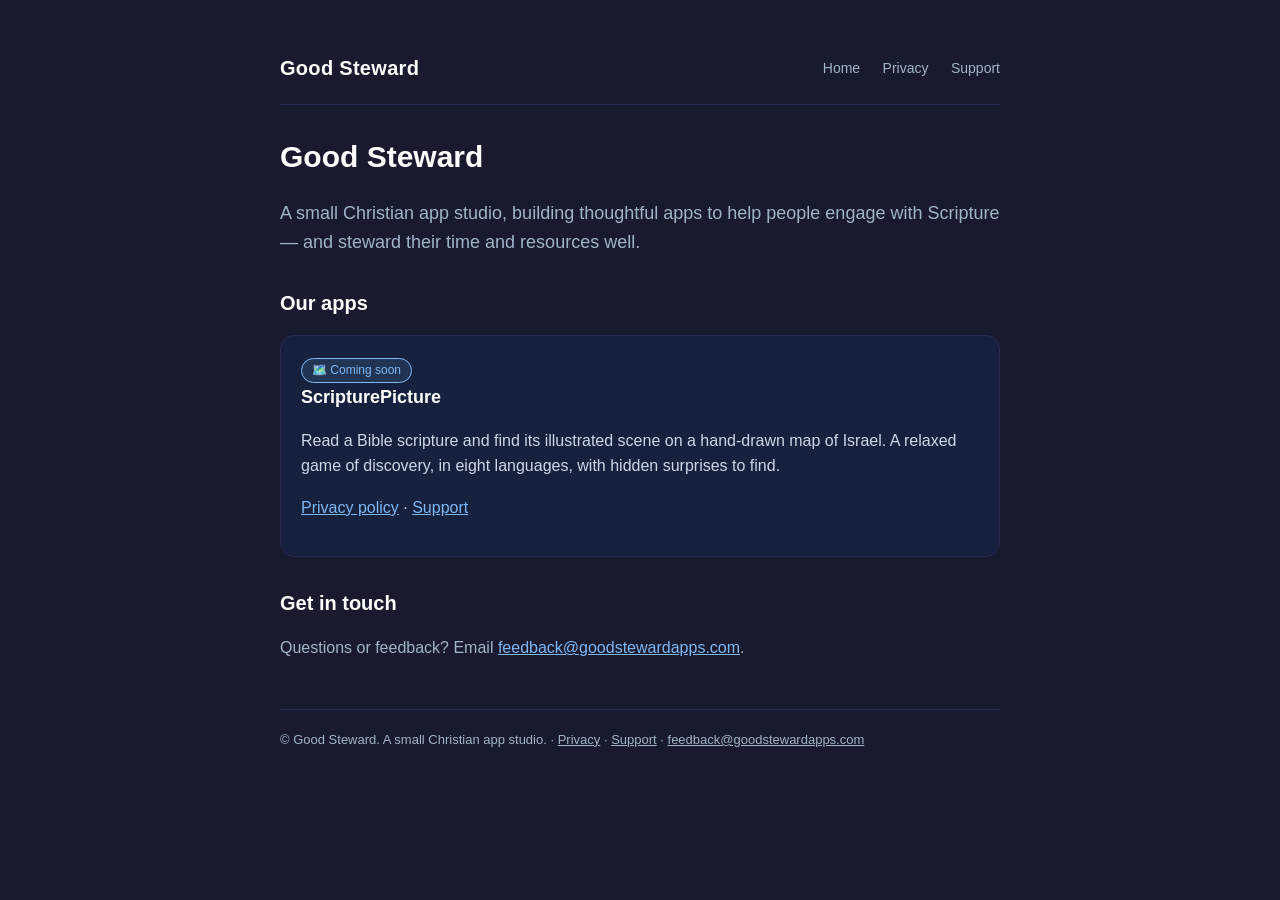
<file: index.html>
<!DOCTYPE html>
<html lang="en">
<head>
<meta charset="utf-8">
<meta name="viewport" content="width=device-width, initial-scale=1">
<title>Good Steward — Christian app studio</title>
<meta name="description" content="Good Steward — a small Christian app studio.">
<style>
  :root { --bg:#1a1a2e; --card:#16213e; --accent:#7eb8f7; --muted:#a0b4c8; --border:#2a2a4e; }
  * { box-sizing:border-box; }
  body { margin:0; background:var(--bg); color:#e6ecf5; font-family:-apple-system,BlinkMacSystemFont,"Segoe UI",Roboto,Helvetica,Arial,sans-serif; line-height:1.6; }
  a { color:var(--accent); }
  .wrap { max-width:760px; margin:0 auto; padding:32px 20px 64px; }
  header.site { display:flex; align-items:center; justify-content:space-between; gap:16px; padding:20px 0; border-bottom:1px solid var(--border); margin-bottom:8px; }
  header.site .brand { font-size:20px; font-weight:800; color:#fff; text-decoration:none; letter-spacing:.3px; }
  header.site nav a { margin-left:18px; font-size:14px; color:var(--muted); text-decoration:none; }
  header.site nav a:hover { color:var(--accent); }
  h1 { color:#fff; font-size:30px; margin:28px 0 8px; }
  h2 { color:#fff; font-size:20px; margin:30px 0 8px; }
  p, li { color:#cdd7e6; }
  .muted { color:var(--muted); }
  .lede { font-size:18px; color:var(--muted); }
  .card { background:var(--card); border:1px solid var(--border); border-radius:14px; padding:20px; margin:16px 0; }
  .card h3 { margin:0 0 4px; color:#fff; font-size:18px; }
  .pill { display:inline-block; font-size:12px; color:var(--accent); background:rgba(126,184,247,.12); border:1px solid var(--accent); border-radius:999px; padding:2px 10px; }
  footer { margin-top:48px; padding-top:20px; border-top:1px solid var(--border); font-size:13px; color:var(--muted); }
  footer a { color:var(--muted); }
</style>
</head>
<body>
<div class="wrap">
  <header class="site">
    <a class="brand" href="./">Good Steward</a>
    <nav>
      <a href="./">Home</a>
      <a href="scripturepicture/privacy.html">Privacy</a>
      <a href="scripturepicture/support.html">Support</a>
    </nav>
  </header>
  
  <h1>Good Steward</h1>
  <p class="lede">A small Christian app studio, building thoughtful apps to help people
  engage with Scripture — and steward their time and resources well.</p>

  <h2>Our apps</h2>
  <div class="card">
    <span class="pill">🗺️ Coming soon</span>
    <h3>ScripturePicture</h3>
    <p>Read a Bible scripture and find its illustrated scene on a hand-drawn map of Israel.
    A relaxed game of discovery, in eight languages, with hidden surprises to find.</p>
    <p><a href="scripturepicture/privacy.html">Privacy policy</a> ·
       <a href="scripturepicture/support.html">Support</a></p>
  </div>

  <h2>Get in touch</h2>
  <p class="muted">Questions or feedback? Email
  <a href="mailto:feedback@goodstewardapps.com">feedback@goodstewardapps.com</a>.</p>

  <footer>
    © Good Steward. A small Christian app studio. ·
    <a href="scripturepicture/privacy.html">Privacy</a> ·
    <a href="scripturepicture/support.html">Support</a> ·
    <a href="mailto:feedback@goodstewardapps.com">feedback@goodstewardapps.com</a>
  </footer>
</div>
</body>
</html>
</file>
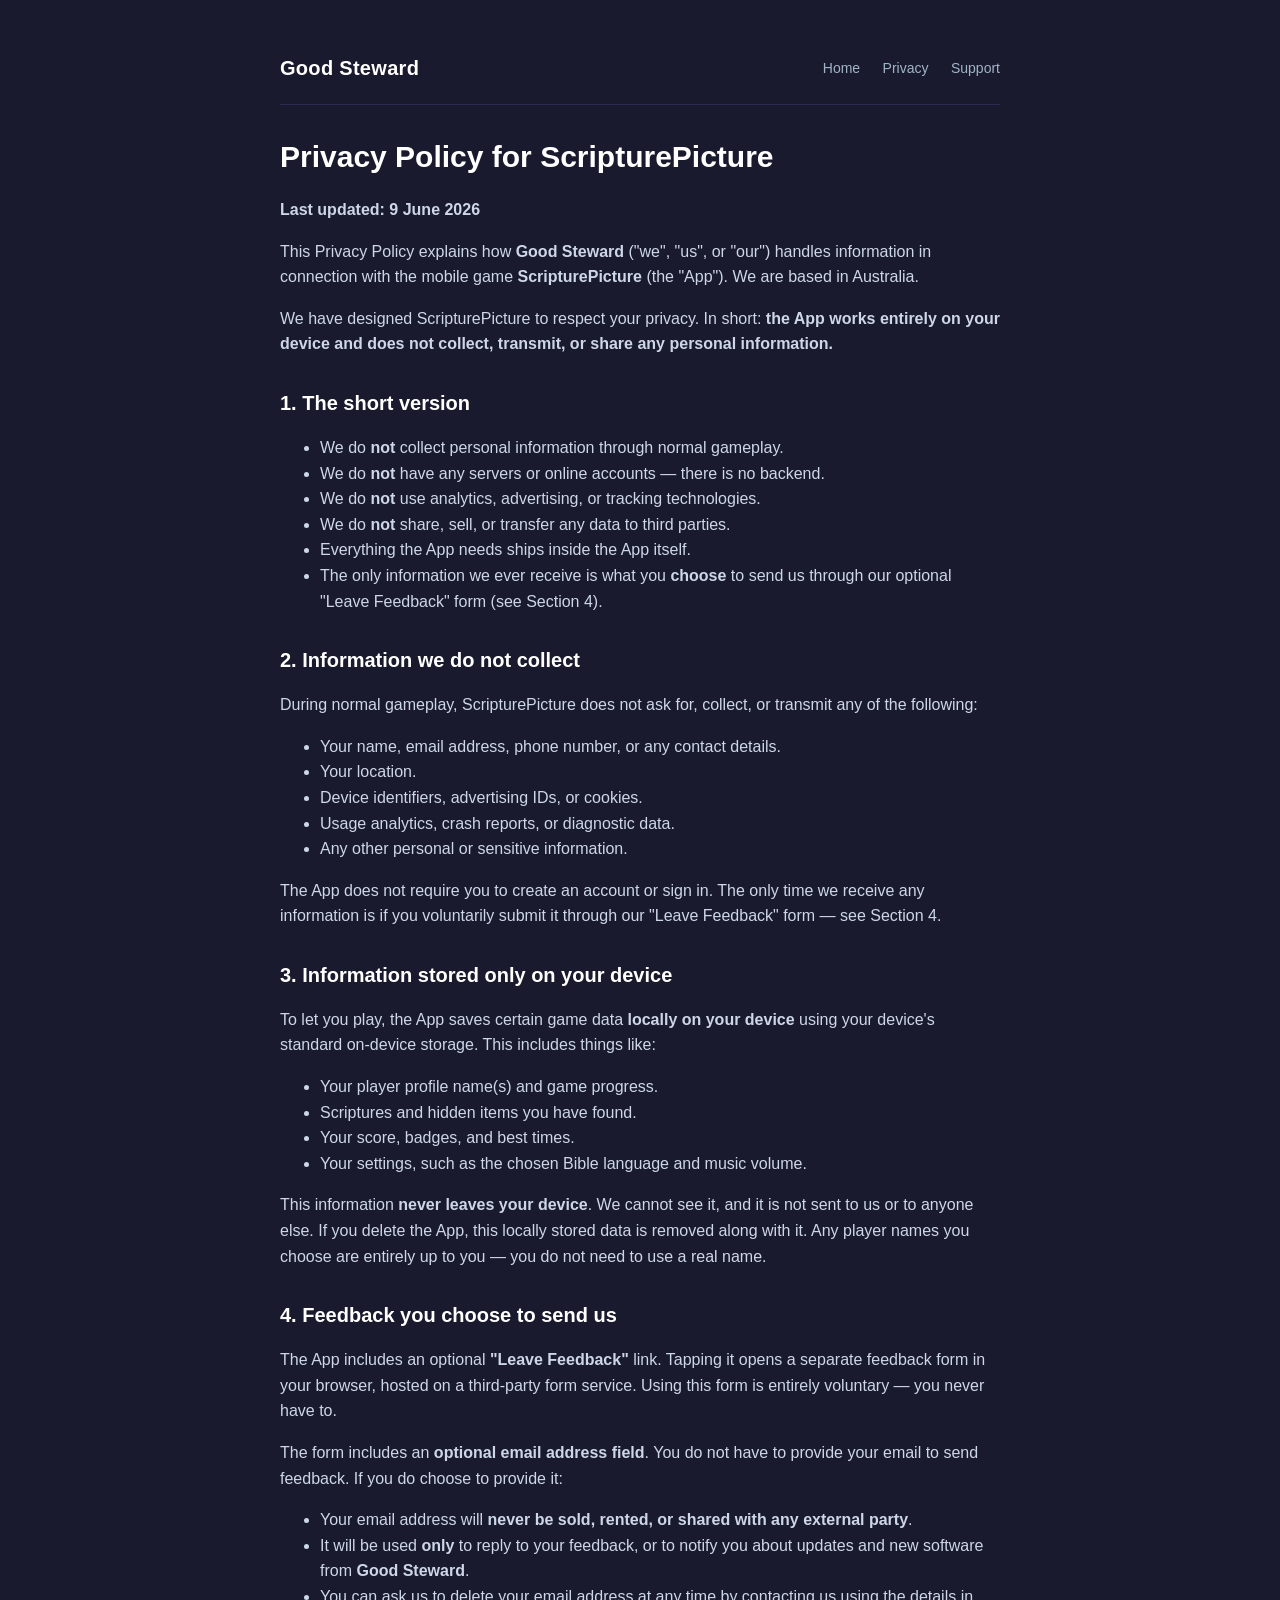
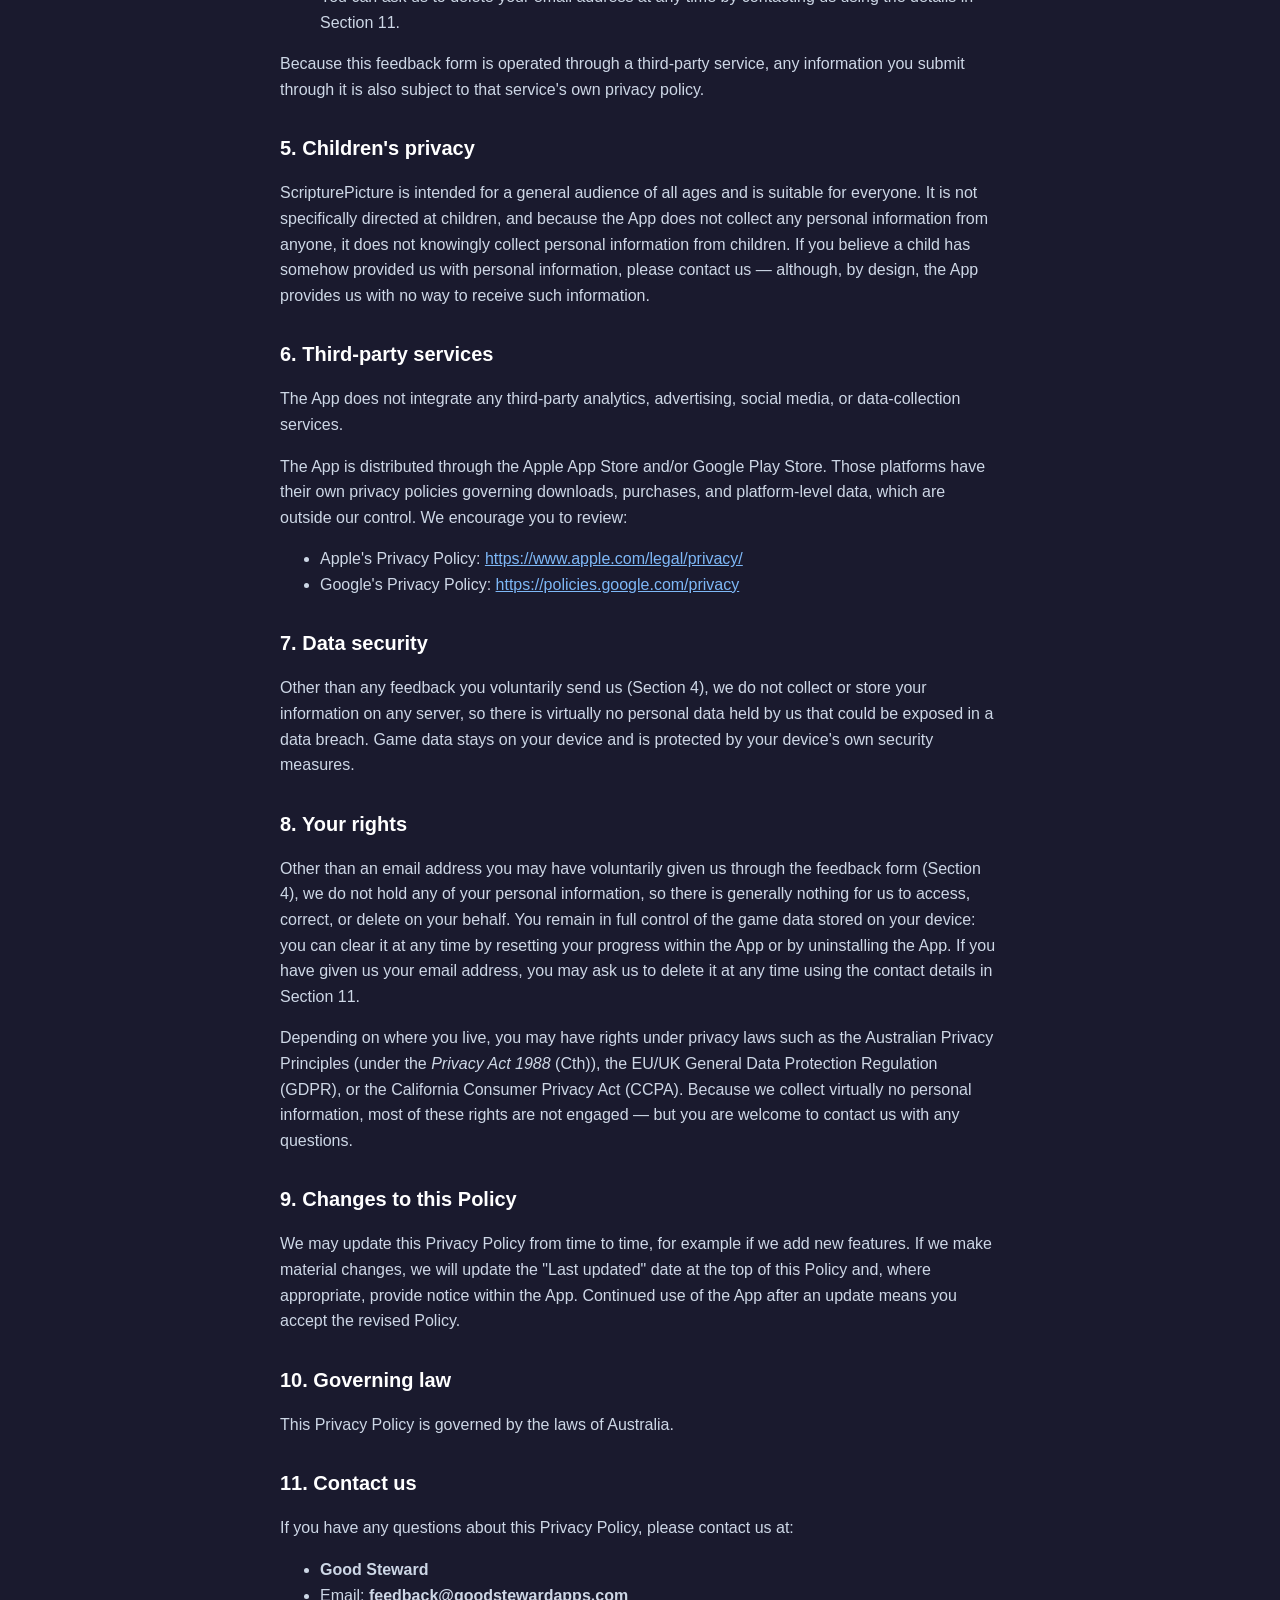
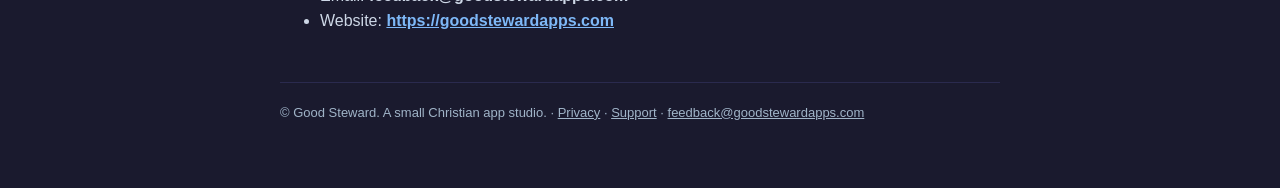
<file: scripturepicture/privacy.html>
<!DOCTYPE html>
<html lang="en">
<head>
<meta charset="utf-8">
<meta name="viewport" content="width=device-width, initial-scale=1">
<title>ScripturePicture — Privacy Policy</title>
<meta name="description" content="Good Steward — a small Christian app studio.">
<style>
  :root { --bg:#1a1a2e; --card:#16213e; --accent:#7eb8f7; --muted:#a0b4c8; --border:#2a2a4e; }
  * { box-sizing:border-box; }
  body { margin:0; background:var(--bg); color:#e6ecf5; font-family:-apple-system,BlinkMacSystemFont,"Segoe UI",Roboto,Helvetica,Arial,sans-serif; line-height:1.6; }
  a { color:var(--accent); }
  .wrap { max-width:760px; margin:0 auto; padding:32px 20px 64px; }
  header.site { display:flex; align-items:center; justify-content:space-between; gap:16px; padding:20px 0; border-bottom:1px solid var(--border); margin-bottom:8px; }
  header.site .brand { font-size:20px; font-weight:800; color:#fff; text-decoration:none; letter-spacing:.3px; }
  header.site nav a { margin-left:18px; font-size:14px; color:var(--muted); text-decoration:none; }
  header.site nav a:hover { color:var(--accent); }
  h1 { color:#fff; font-size:30px; margin:28px 0 8px; }
  h2 { color:#fff; font-size:20px; margin:30px 0 8px; }
  p, li { color:#cdd7e6; }
  .muted { color:var(--muted); }
  .lede { font-size:18px; color:var(--muted); }
  .card { background:var(--card); border:1px solid var(--border); border-radius:14px; padding:20px; margin:16px 0; }
  .card h3 { margin:0 0 4px; color:#fff; font-size:18px; }
  .pill { display:inline-block; font-size:12px; color:var(--accent); background:rgba(126,184,247,.12); border:1px solid var(--accent); border-radius:999px; padding:2px 10px; }
  footer { margin-top:48px; padding-top:20px; border-top:1px solid var(--border); font-size:13px; color:var(--muted); }
  footer a { color:var(--muted); }
</style>
</head>
<body>
<div class="wrap">
  <header class="site">
    <a class="brand" href="../">Good Steward</a>
    <nav>
      <a href="../">Home</a>
      <a href="../scripturepicture/privacy.html">Privacy</a>
      <a href="../scripturepicture/support.html">Support</a>
    </nav>
  </header>
  <h1>Privacy Policy for ScripturePicture</h1>
  <p><strong>Last updated: 9 June 2026</strong></p>
  <p>This Privacy Policy explains how <strong>Good Steward</strong> ("we", "us", or "our") handles information in connection with the mobile game <strong>ScripturePicture</strong> (the "App"). We are based in Australia.</p>
  <p>We have designed ScripturePicture to respect your privacy. In short: <strong>the App works entirely on your device and does not collect, transmit, or share any personal information.</strong></p>
  <h2>1. The short version</h2>
  <ul><li>We do <strong>not</strong> collect personal information through normal gameplay.</li><li>We do <strong>not</strong> have any servers or online accounts — there is no backend.</li><li>We do <strong>not</strong> use analytics, advertising, or tracking technologies.</li><li>We do <strong>not</strong> share, sell, or transfer any data to third parties.</li><li>Everything the App needs ships inside the App itself.</li><li>The only information we ever receive is what you <strong>choose</strong> to send us through our optional "Leave Feedback" form (see Section 4).</li></ul>
  <h2>2. Information we do not collect</h2>
  <p>During normal gameplay, ScripturePicture does not ask for, collect, or transmit any of the following:</p>
  <ul><li>Your name, email address, phone number, or any contact details.</li><li>Your location.</li><li>Device identifiers, advertising IDs, or cookies.</li><li>Usage analytics, crash reports, or diagnostic data.</li><li>Any other personal or sensitive information.</li></ul>
  <p>The App does not require you to create an account or sign in. The only time we receive any information is if you voluntarily submit it through our "Leave Feedback" form — see Section 4.</p>
  <h2>3. Information stored only on your device</h2>
  <p>To let you play, the App saves certain game data <strong>locally on your device</strong> using your device's standard on-device storage. This includes things like:</p>
  <ul><li>Your player profile name(s) and game progress.</li><li>Scriptures and hidden items you have found.</li><li>Your score, badges, and best times.</li><li>Your settings, such as the chosen Bible language and music volume.</li></ul>
  <p>This information <strong>never leaves your device</strong>. We cannot see it, and it is not sent to us or to anyone else. If you delete the App, this locally stored data is removed along with it. Any player names you choose are entirely up to you — you do not need to use a real name.</p>
  <h2>4. Feedback you choose to send us</h2>
  <p>The App includes an optional <strong>"Leave Feedback"</strong> link. Tapping it opens a separate feedback form in your browser, hosted on a third-party form service. Using this form is entirely voluntary — you never have to.</p>
  <p>The form includes an <strong>optional email address field</strong>. You do not have to provide your email to send feedback. If you do choose to provide it:</p>
  <ul><li>Your email address will <strong>never be sold, rented, or shared with any external party</strong>.</li><li>It will be used <strong>only</strong> to reply to your feedback, or to notify you about updates and new software from <strong>Good Steward</strong>.</li><li>You can ask us to delete your email address at any time by contacting us using the details in Section 11.</li></ul>
  <p>Because this feedback form is operated through a third-party service, any information you submit through it is also subject to that service's own privacy policy.</p>
  <h2>5. Children's privacy</h2>
  <p>ScripturePicture is intended for a general audience of all ages and is suitable for everyone. It is not specifically directed at children, and because the App does not collect any personal information from anyone, it does not knowingly collect personal information from children. If you believe a child has somehow provided us with personal information, please contact us — although, by design, the App provides us with no way to receive such information.</p>
  <h2>6. Third-party services</h2>
  <p>The App does not integrate any third-party analytics, advertising, social media, or data-collection services.</p>
  <p>The App is distributed through the Apple App Store and/or Google Play Store. Those platforms have their own privacy policies governing downloads, purchases, and platform-level data, which are outside our control. We encourage you to review:</p>
  <ul><li>Apple's Privacy Policy: <a href="https://www.apple.com/legal/privacy/">https://www.apple.com/legal/privacy/</a></li><li>Google's Privacy Policy: <a href="https://policies.google.com/privacy">https://policies.google.com/privacy</a></li></ul>
  <h2>7. Data security</h2>
  <p>Other than any feedback you voluntarily send us (Section 4), we do not collect or store your information on any server, so there is virtually no personal data held by us that could be exposed in a data breach. Game data stays on your device and is protected by your device's own security measures.</p>
  <h2>8. Your rights</h2>
  <p>Other than an email address you may have voluntarily given us through the feedback form (Section 4), we do not hold any of your personal information, so there is generally nothing for us to access, correct, or delete on your behalf. You remain in full control of the game data stored on your device: you can clear it at any time by resetting your progress within the App or by uninstalling the App. If you have given us your email address, you may ask us to delete it at any time using the contact details in Section 11.</p>
  <p>Depending on where you live, you may have rights under privacy laws such as the Australian Privacy Principles (under the <em>Privacy Act 1988</em> (Cth)), the EU/UK General Data Protection Regulation (GDPR), or the California Consumer Privacy Act (CCPA). Because we collect virtually no personal information, most of these rights are not engaged — but you are welcome to contact us with any questions.</p>
  <h2>9. Changes to this Policy</h2>
  <p>We may update this Privacy Policy from time to time, for example if we add new features. If we make material changes, we will update the "Last updated" date at the top of this Policy and, where appropriate, provide notice within the App. Continued use of the App after an update means you accept the revised Policy.</p>
  <h2>10. Governing law</h2>
  <p>This Privacy Policy is governed by the laws of Australia.</p>
  <h2>11. Contact us</h2>
  <p>If you have any questions about this Privacy Policy, please contact us at:</p>
  <ul><li><strong>Good Steward</strong></li><li>Email: <strong>feedback@goodstewardapps.com</strong></li><li>Website: <strong><a href="https://goodstewardapps.com">https://goodstewardapps.com</a></strong></li></ul>
  <footer>
    © Good Steward. A small Christian app studio. ·
    <a href="../scripturepicture/privacy.html">Privacy</a> ·
    <a href="../scripturepicture/support.html">Support</a> ·
    <a href="mailto:feedback@goodstewardapps.com">feedback@goodstewardapps.com</a>
  </footer>
</div>
</body>
</html>
</file>
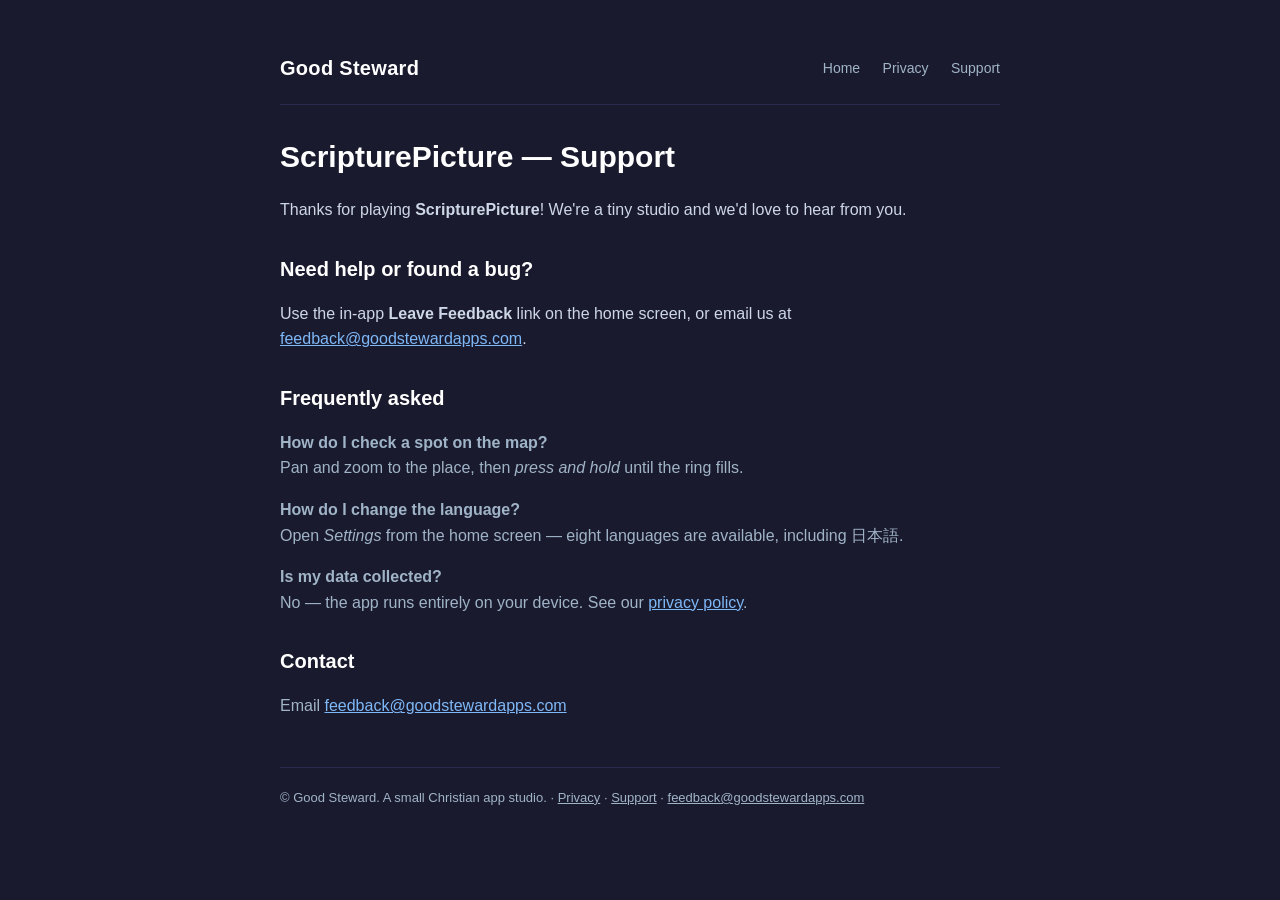
<file: scripturepicture/support.html>
<!DOCTYPE html>
<html lang="en">
<head>
<meta charset="utf-8">
<meta name="viewport" content="width=device-width, initial-scale=1">
<title>ScripturePicture — Support</title>
<meta name="description" content="Good Steward — a small Christian app studio.">
<style>
  :root { --bg:#1a1a2e; --card:#16213e; --accent:#7eb8f7; --muted:#a0b4c8; --border:#2a2a4e; }
  * { box-sizing:border-box; }
  body { margin:0; background:var(--bg); color:#e6ecf5; font-family:-apple-system,BlinkMacSystemFont,"Segoe UI",Roboto,Helvetica,Arial,sans-serif; line-height:1.6; }
  a { color:var(--accent); }
  .wrap { max-width:760px; margin:0 auto; padding:32px 20px 64px; }
  header.site { display:flex; align-items:center; justify-content:space-between; gap:16px; padding:20px 0; border-bottom:1px solid var(--border); margin-bottom:8px; }
  header.site .brand { font-size:20px; font-weight:800; color:#fff; text-decoration:none; letter-spacing:.3px; }
  header.site nav a { margin-left:18px; font-size:14px; color:var(--muted); text-decoration:none; }
  header.site nav a:hover { color:var(--accent); }
  h1 { color:#fff; font-size:30px; margin:28px 0 8px; }
  h2 { color:#fff; font-size:20px; margin:30px 0 8px; }
  p, li { color:#cdd7e6; }
  .muted { color:var(--muted); }
  .lede { font-size:18px; color:var(--muted); }
  .card { background:var(--card); border:1px solid var(--border); border-radius:14px; padding:20px; margin:16px 0; }
  .card h3 { margin:0 0 4px; color:#fff; font-size:18px; }
  .pill { display:inline-block; font-size:12px; color:var(--accent); background:rgba(126,184,247,.12); border:1px solid var(--accent); border-radius:999px; padding:2px 10px; }
  footer { margin-top:48px; padding-top:20px; border-top:1px solid var(--border); font-size:13px; color:var(--muted); }
  footer a { color:var(--muted); }
</style>
</head>
<body>
<div class="wrap">
  <header class="site">
    <a class="brand" href="../">Good Steward</a>
    <nav>
      <a href="../">Home</a>
      <a href="../scripturepicture/privacy.html">Privacy</a>
      <a href="../scripturepicture/support.html">Support</a>
    </nav>
  </header>
  
  <h1>ScripturePicture — Support</h1>
  <p>Thanks for playing <strong>ScripturePicture</strong>! We're a tiny studio and we'd
  love to hear from you.</p>

  <h2>Need help or found a bug?</h2>
  <p>Use the in-app <strong>Leave Feedback</strong> link on the home screen, or email us at
  <a href="mailto:feedback@goodstewardapps.com">feedback@goodstewardapps.com</a>.</p>

  <h2>Frequently asked</h2>
  <p class="muted"><strong>How do I check a spot on the map?</strong><br>
  Pan and zoom to the place, then <em>press and hold</em> until the ring fills.</p>
  <p class="muted"><strong>How do I change the language?</strong><br>
  Open <em>Settings</em> from the home screen — eight languages are available, including 日本語.</p>
  <p class="muted"><strong>Is my data collected?</strong><br>
  No — the app runs entirely on your device. See our
  <a href="privacy.html">privacy policy</a>.</p>

  <h2>Contact</h2>
  <p class="muted">Email <a href="mailto:feedback@goodstewardapps.com">feedback@goodstewardapps.com</a></p>

  <footer>
    © Good Steward. A small Christian app studio. ·
    <a href="../scripturepicture/privacy.html">Privacy</a> ·
    <a href="../scripturepicture/support.html">Support</a> ·
    <a href="mailto:feedback@goodstewardapps.com">feedback@goodstewardapps.com</a>
  </footer>
</div>
</body>
</html>
</file>
